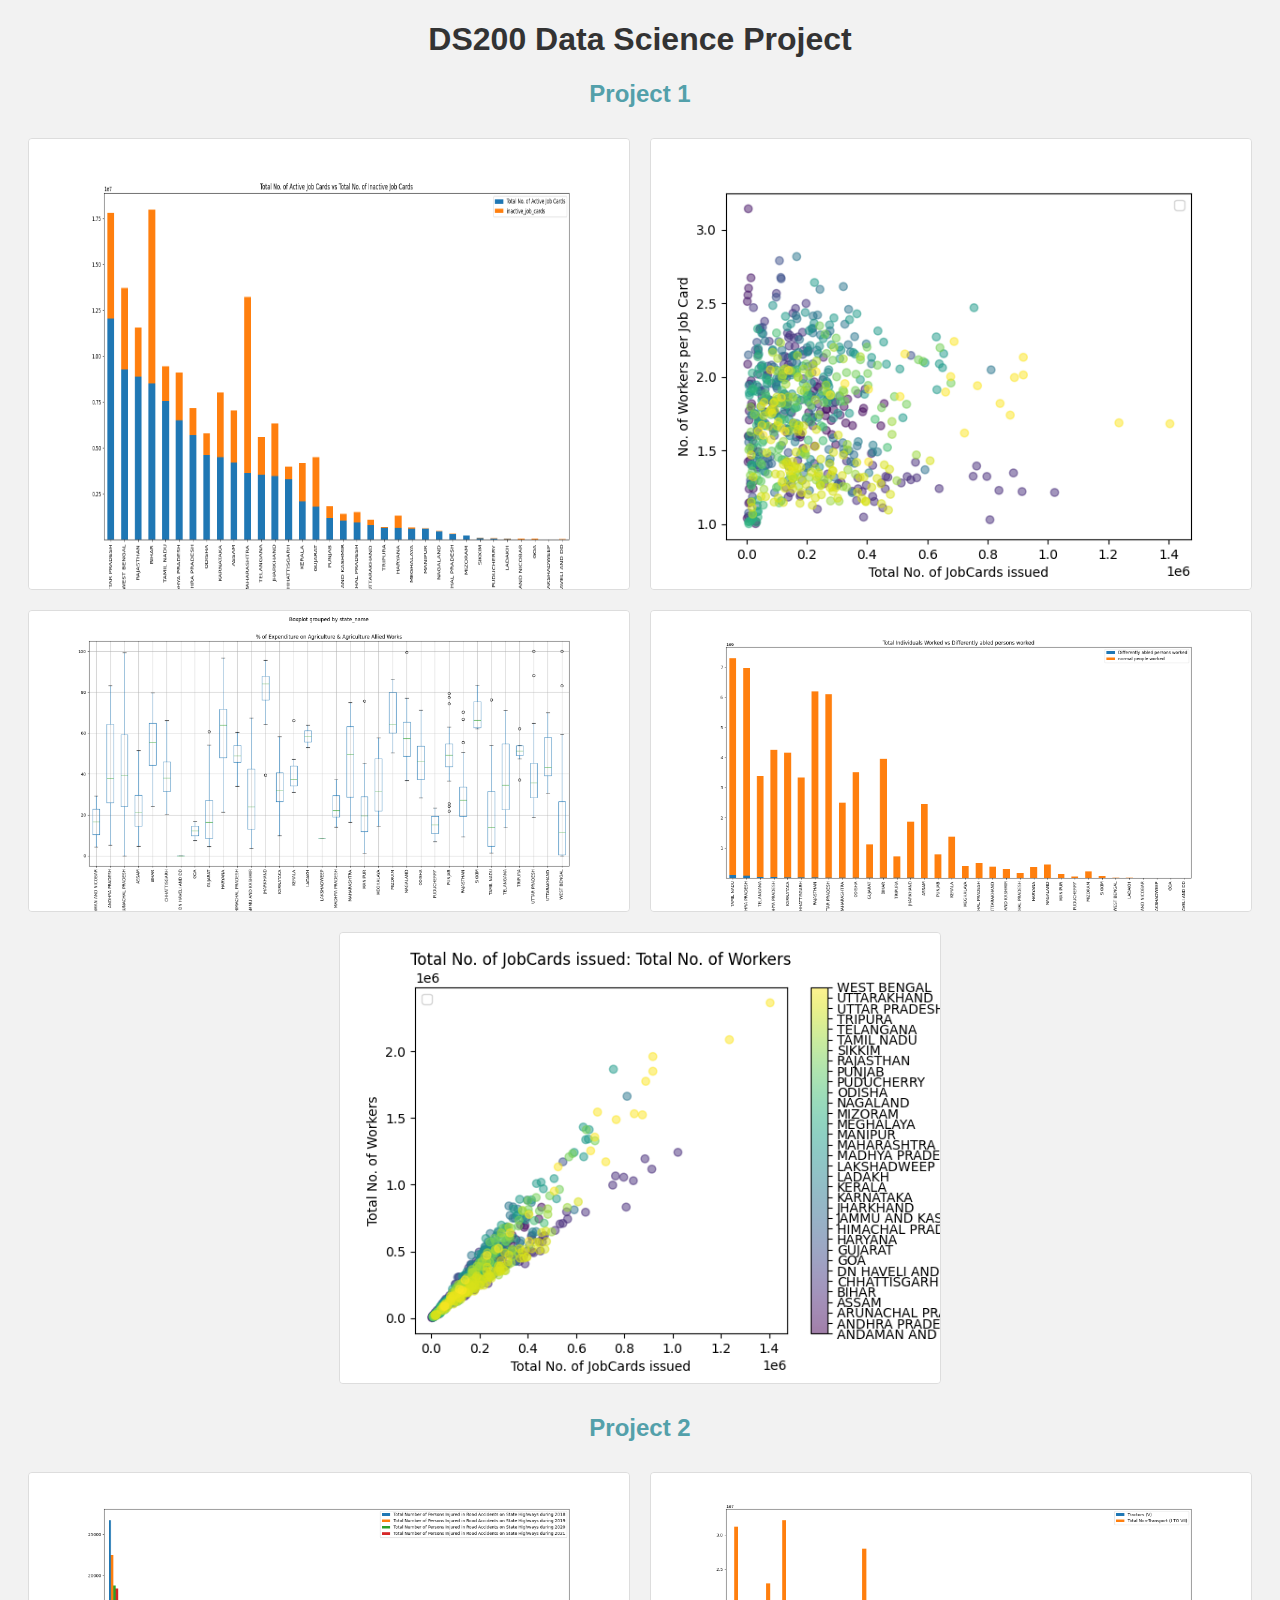
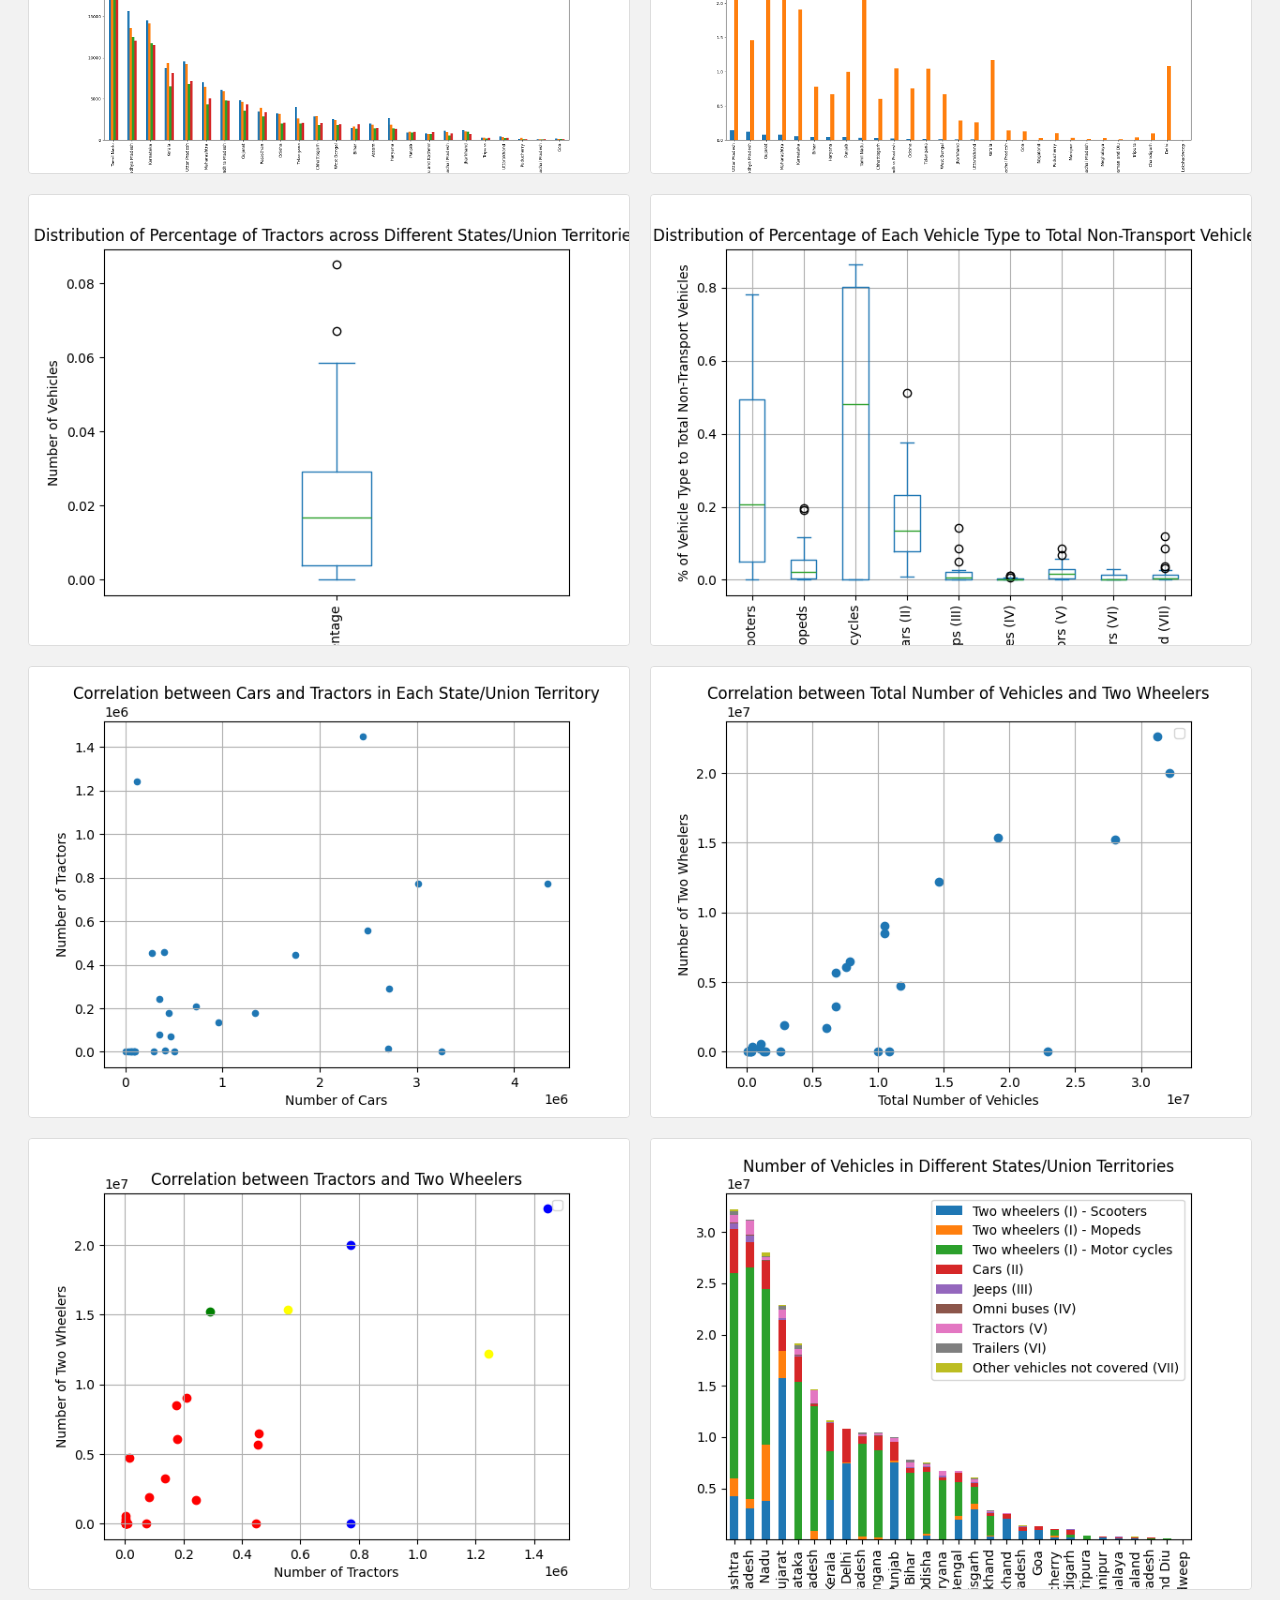
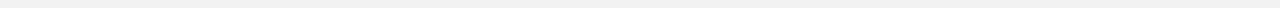
<file: Projects/Datascience_project/index.html>
<!DOCTYPE html>
<html>
<head>
	<title>My Data Science Project</title>
    <link rel="stylesheet" type="text/css" href="style.css">
</head>
<body>
    <h1>DS200  Data Science Project</h1>
	<h2>Project 1</h2>
	<div>

        <img src="plots/project1/active_vs_inactive_job_cards.png" alt="Image 1">
        <img src="plots/project1/jobcards_vs_workers_per_jobcard.png" alt="Image 2">
        <img src="plots/project1/boxplot_agri.png" alt="Image 3">
        <img src="plots/project1/normal_vs_differently_abled.png" alt="Image 4">
        <img src="plots/project1/jobcards_vs_workers.png" alt="Image 5">



    	</div>

	<h2>Project 2</h2>
	<div>


        <img src="plots/project2/bar_state_accidents.png" alt="Image 1">
        <img src="plots/project2/bar_tractor.png" alt="Image 2">
        <img src="plots/project2/boxplot_tractor_percentage.png" alt="Image 3">
        <img src="plots/project2/boxplot_vehicle_type.png" alt="Image 4">
        <img src="plots/project2/scatter_cars_tractors.png" alt="Image 5">
        <img src="plots/project2/scatter_total_two_wheeler.png" alt="Image 6">
        <img src="plots/project2/scatter_tractor_two_wheeler.png" alt="Image 7">
        <img src="plots/project2/segmented_barplot_vehicle_types.png" alt="Image 8">







    </div>
</body>
</html>
</file>
<file: Projects/Datascience_project/style.css>
body {
    font-family: Arial, sans-serif;
    background-color: #f2f2f2;
  }
  
  h1 {
    color: #333;
    text-align: center;
  }
  h2 {
    color: #53a0aa;
    text-align: center;
  }
  
  div {
    display: flex;
    flex-wrap: wrap;
    justify-content: center;
  }
  
  img {
    margin: 10px;
    border: 1px solid #ddd;
    border-radius: 4px;
    /* #fix the width with same proportions */
    width: 600px;

  }
</file>
